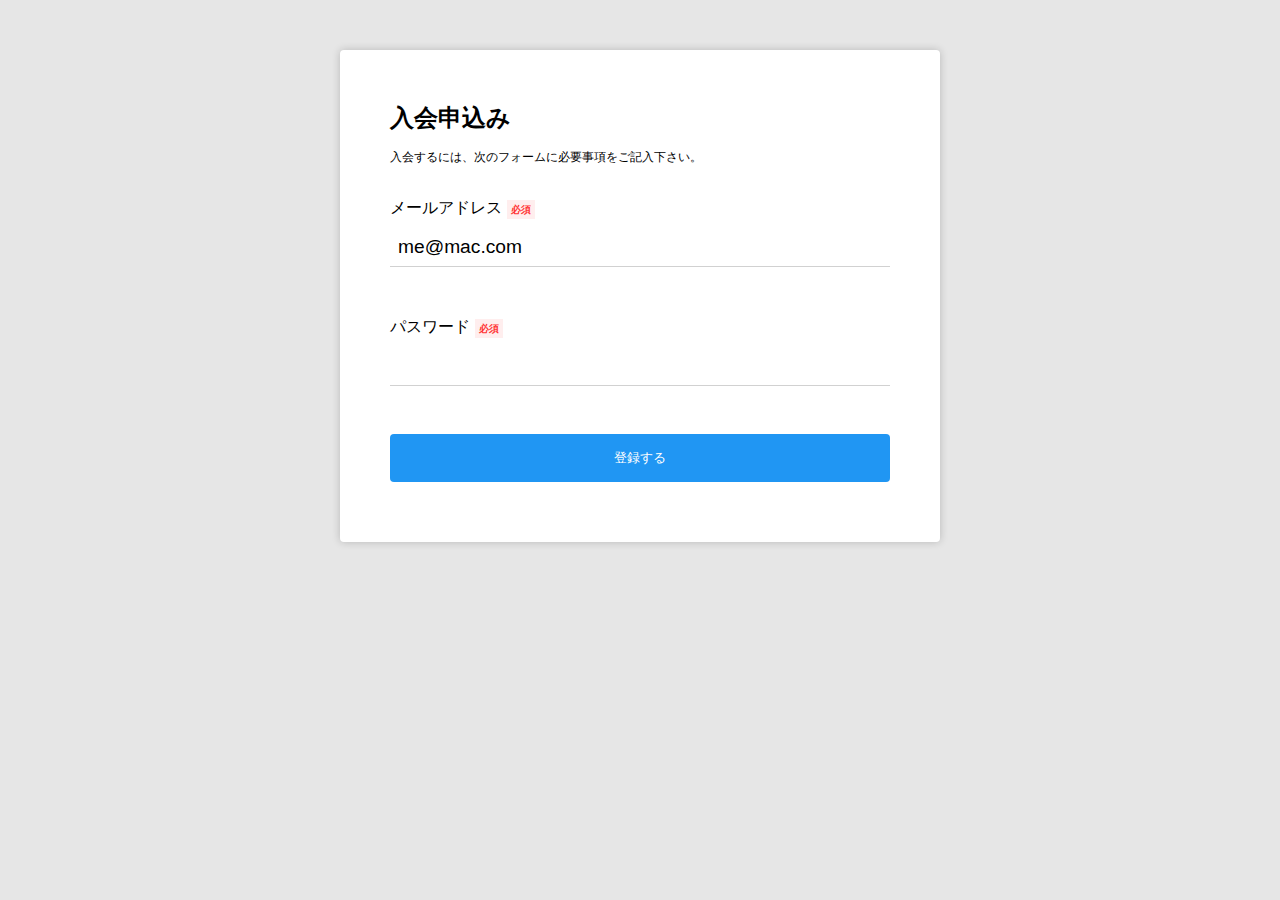
<file: index.html>
<!DOCTYPE html>
<html>
<head>
  <meta charset="UTF-8"
  <meta name="viewport" content="width=device-width">
  <title>入会申込み</title>
  <link rel="stylesheet" href="css/style.css">
</head>
<body>
<div class="content">

  <h1>入会申込み</h1>
  <p>入会するには、次のフォームに必要事項をご記入下さい。</p>
  <div class="control">
    <label for="mymail">メールアドレス <span class="required">必須</span></label>
    <input id="mymail" type="email" name="mymail" value="me@mac.com">
  </div>
  <div class="control">
    <label for="passcode">パスワード <span class="required">必須</span></label>
    <input id="passcode" type="password" name="passcode">
  </div>
  <div class ="control">
    <button type="submit">登録する</button>
  </div>

</div>
</body>
</html>
</file>
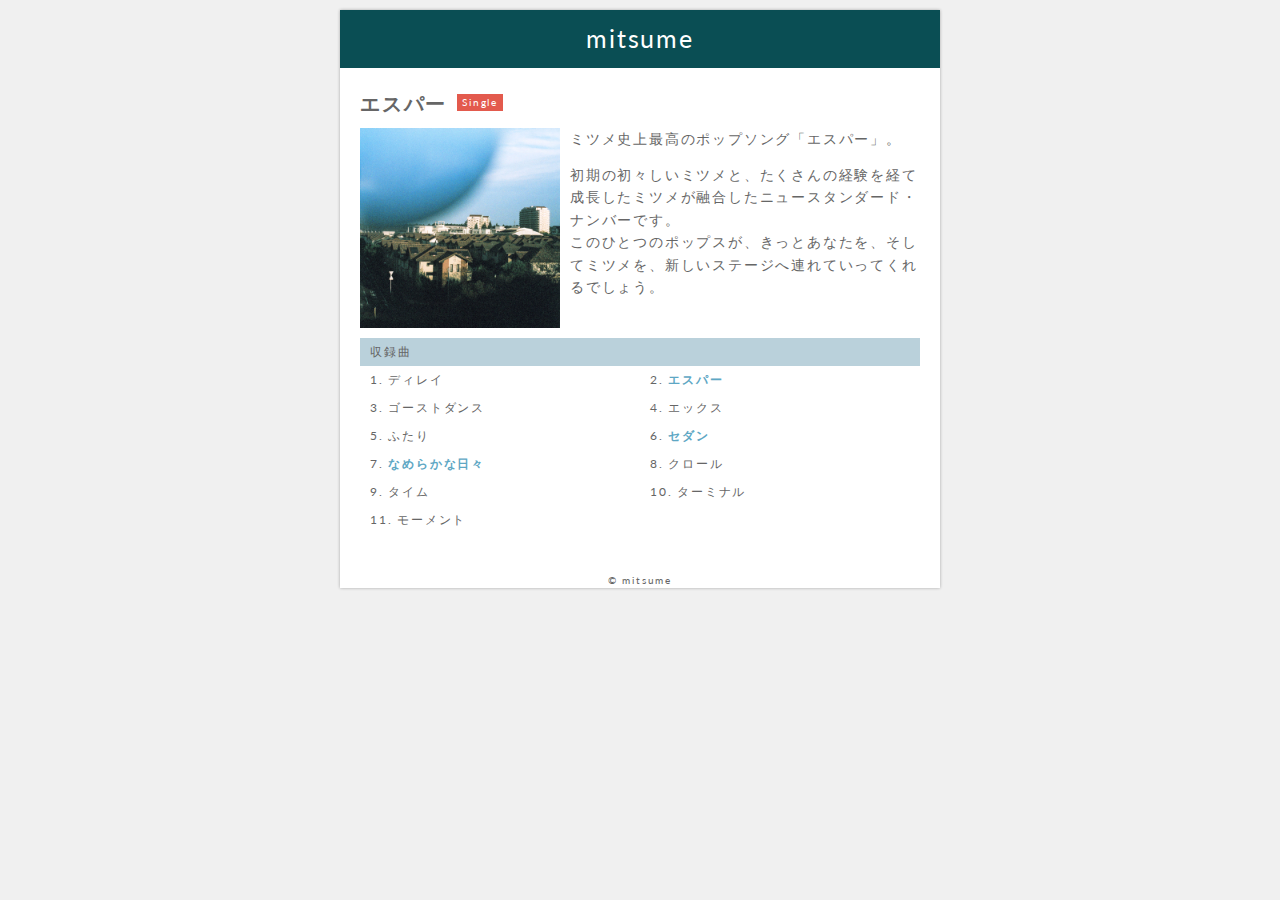
<file: sample03/index.html>
<!DOCTYPE html>
<html lang="en" dir="ltr">
  <head>
    <meta charset="utf-8">
    <title>エスパー</title>
    <meta name="viewport" content="width=device-width">
    <link rel="stylesheet" href="css/style.css">
  </head>
  <body>
    <div class="container">
    <header>
    <h1>mitsume</h1>
    </header>
    <div class="content">
    <section class="information">
    <h1>エスパー</h1>
    <p class="type">Single</p>
      <div class="description">
        <div class="sample1">
        <img src="img/esper.jpg" alt="ジャケット画像" width="200px" height="200px">
        <div class="mask">
          <div class="caption">mitsume<br>ESPER</div>
        </div>
</div>
      <p>ミツメ史上最高のポップソング「エスパー」。</p>
      <p>初期の初々しいミツメと、たくさんの経験を経て成長したミツメが融合したニュースタンダード・ナンバーです。<br>
      このひとつのポップスが、きっとあなたを、そしてミツメを、新しいステージへ連れていってくれるでしょう。<p>
      </div>
      </section>
      <section class="songs">
      <h2>収録曲</h2>
      <ol class="clearfix">
        <li>ディレイ</li>
        <li><a href="https://www.youtube.com/watch?v=chuSB4d50lI" target="_self">エスパー</a></li>
        <li>ゴーストダンス</li>
        <li>エックス</li>
        <li>ふたり</li>
        <li><a href="https://www.youtube.com/watch?v=bBBxhBRw7Nc" target="_self">セダン</li>
        <li><a href="https://www.youtube.com/watch?v=eOc_Z4G-hWo" target="_self">なめらかな日々</a></li>
        <li>クロール</li>
        <li>タイム</li>
        <li>ターミナル</li>
        <li>モーメント</li>
      </ol>
      </section>
      </div>
      <footer>
      &copy; mitsume</footer>
    </div>
  </body>
</html>
</file>
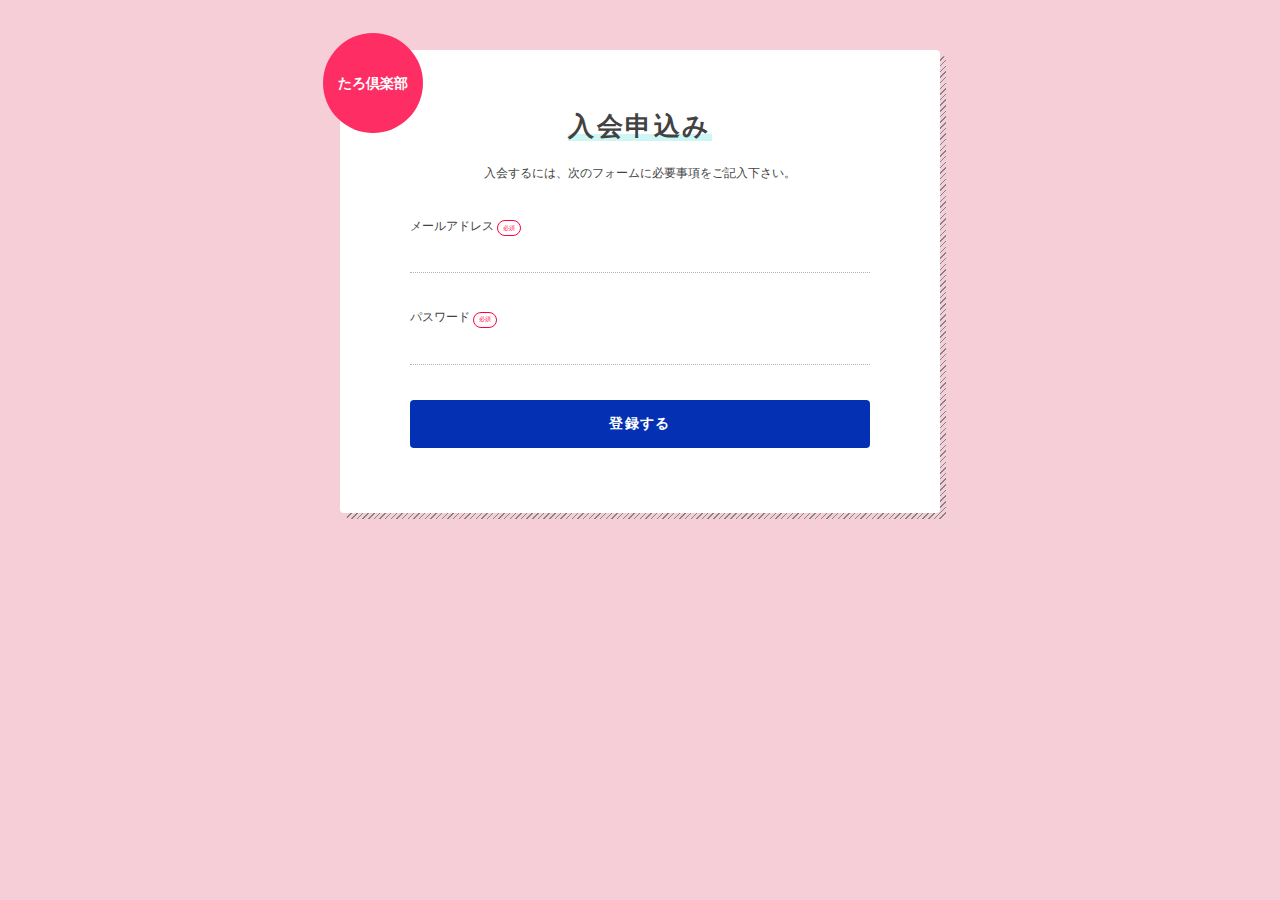
<file: index2.html>
<!DOCTYPE html>
<html>
  <head>
    <link rel="stylesheet" href="css/style2.css">
    <meta charset="utf-8">
    <meta name="viewport" content="width=device-width">
    <title>入会申込み</title>
  </head>

  <body>
    <div class="content">
    <span class="gentei">たろ倶楽部</span>

  <h1><span class="nyukai">
    入会申込み
    </span></h1>

    <p>入会するには、次のフォームに必要事項をご記入下さい。</p>
      <div class="form">
        <label for="mymail">メールアドレス <a class="hissu">必須</a></label>
        <input id="mymail" type="email" name="mymail">
      </div>
      <div class="form">
        <label for="passcode">パスワード <a class="hissu">必須</a></label>
        <input id="passcode" type="password" name="passcode">
        </div>
      <div class="form">
        <button type="submit" name="button">登録する</button>
      </div>
    </div>

  </body>
</html>
</file>
<file: css/style.css>
@import url(sanitize.css);
h1 {
  font-size: 24px;
  margin: 0;
}
.content {
  background-color: #fff;
  width: 600px;
  margin: 50px auto;
  border: 0px/* solid #d1d1d1 */;
  padding: 50px 50px 0px 50px;
  border-radius: 4px;
  box-shadow: 0 0 8px rgba(0,0,0,.2);
}
input {
  border-top: 0;
  border-left: 0;
  border-right: 0;
  border-bottom: 1px solid #d1d1d1;
  font-size: 1.2em;
  width: 100%;
  padding: 8px;
}
button {
  font-size: 13px;
  width: 100%;
  background-color: #2096F3;
  color: #fff;
  padding: 15px;
  border: 0px;
  border-radius: 4px;
  margin-bottom: 60px
}
.control {
  margin-bottom: 3em;
}
label {
  font-size: 16px;
  display: block;
  margin-bottom: 0.5em;
}
.required {
  margin-left: .1em;
  color: #f33;
  font-size: .6em;
  padding: 4px;
  background-color: #fee;
  font-weight: bold;
}
body {
  background-color: #e6e6e6;
}
p {
  font-size: 12px;
  margin-bottom: 30px;
}
</file>
<file: sample03/css/style.css>
@import "sanitize.css";
@import url('https://fonts.googleapis.com/css?family=Lato&display=swap');

body {
  letter-spacing: .15em;
  background-color: #f0f0f0;
  padding: 10px;
  font-size: 12px;
  color: #666;
}

.container {
  font-family: 'Lato', "游ゴシック体", YuGothic, "游ゴシック Medium", "Yu Gothic Medium", "游ゴシック", "Yu Gothic", sans-serif;
  width: 600px;
  margin: 0 auto;
  box-shadow: 0 0 3px rgba(0, 0, 0, 0.3);
}

header {
  background-color: #0a4e54;
  padding: 10px;
  color: #fff;
}

header h1 {
  font-family: 'Lato', sans-serif;
  margin: 0;
  font-size: 25px;
  font-weight: normal;
  text-align: center;
}


.sample1 {
	width:			200px;
	height:			200px;
	overflow:		hidden;
	/* margin:			10px 8px 10px 16px; */
	position:		relative;	/* 相対位置指定 */
}
.sample1 .caption {
  font-family: 'Lato', sans-serif;
  font-size:		150%;
	text-align: 		center;
	padding-top:		75px;
	color:			#fff;
}
.sample1 .mask {
	width:			100%;
	height:			100%;
	position:		absolute;	/* 絶対位置指定 */
	top:			0;
	left:			0;
	opacity:		0;	/* マスクを表示しない */
	background-color:	rgba(57, 75, 77,0.7);	/* マスクは半透明 */
	-webkit-transition:	all 0.2s ease;
	transition:		all 0.2s ease;
}
.sample1:hover .mask {
	opacity:		1;	/* マスクを表示する */
}

/*
.description img {
  float: left;
  margin: 0 10px 10px 0;
}
*/

.sample1 {
  float: left;
  margin: 0 10px 10px 0;
}

.information h1 {
  font-size: 20px;
  margin: 0 10px 10px 0;
  float: left;
}

.information .type {
  display: inline;
  background-color: #E35A4D;
  padding: 3px 5px;
  font-size: 80%;
  color: #fff;
  vertical-align : -.6em;
}

.description {
  clear: left;
}

.content {
  background-color: #fff;
  padding: 20px;
}

.songs {
  margin: 0 0 20px;
}

.songs h2 {
  clear: left;
  font-size: 100%;
  font-weight: normal;
  margin: 0;
  background-color: #bad1db;
  padding: 5px 10px;
}

.songs ol {
  padding: 0;
  margin: 0;
  list-style: decimal inside;
}

.songs li {
  border-bottom: 0;
  width: 50%;
  float: left;
  padding: 5px 10px;
}

.clearfix:after {
  content: " ";
  display: table;
  clear: both;
}

a {
  color: #5ea7c4;
  text-decoration: none;
  font-weight: bold;
}

footer {
  background-color: #fff;
  text-align: center;
  font-size: 80%;
}

p {
  font-size: 14px;
  line-height: 1.6em;
}
</file>
<file: css/style2.css>
@import url(sanitize.css);

.content {
  background-color: #fff;
  margin: 50px auto;
  padding: 40px 70px 65px 70px;
  width: 600px;
  shadow: rgba(0, 0, 0, 0.5);
  border-radius: 4px;
  /* box-shadow: 5px 5px 0 rgba(0, 0, 0, .2); */
  position: relative;
}
.content:after {
  background: repeating-linear-gradient(-45deg, #848484, #848484 1px, #F6CED8 0, #F6CED8 4px); /* ストライプの色 */
  content: '';
  position: absolute;
  top: 6px;
  left: 6px;
  width: 100%;
  height: 100%;
  z-index: -1;
  border-radius: 4px;
}
body {
  background-color: #F6CED8;
  font-size: 12px;
  color: #424242;
}
button {
  width: 100%;
  background-color: #0431B4;
  color: #fff;
  font-weight: bold;
  font-size: 14px;
  letter-spacing: .1em;
  padding: 15px;
  border-radius: 4px;
  border: 0px;
}
input {
  border-top: 0px;
  border-left: 0px;
  border-right: 0px;
  border-bottom: 1px dotted rgba(0, 0, 0, 0.3);
  width: 100%;
  padding: 8px;
}
.form {
    margin-top: 35px;
}
p {
  text-align: center;
}
h1 {
  letter-spacing: .1em;
  font-size: 26px;
  width: 100%;
  text-align: center;
}
.nyukai {
  font-weight: bold;
  background: linear-gradient(transparent 75%, #CEF6F5 75%);
}
label {
  display: block;
  margin-bottom: 5px;
}
.gentei {
  display: inline-block;
  font-size: 1.2em;
  width: 100px;
  height: 100px;
  font-weight: bold;
  line-height: 100px;
  color: white;
  text-align: center;
  background-color: #FE2E64;
  border-radius: 50%;
  position: absolute;
  top: -17px;
  left: -17px;
}
.hissu {
  display: inline-block;
  padding: 0.4em 0.8em;
  font-size: 0.5em;
  color: #FF0040;
  text-decoration: none;
  user-select: none;
  border: 1px solid #FF0040;
  border-radius: 20px;
}
</file>
